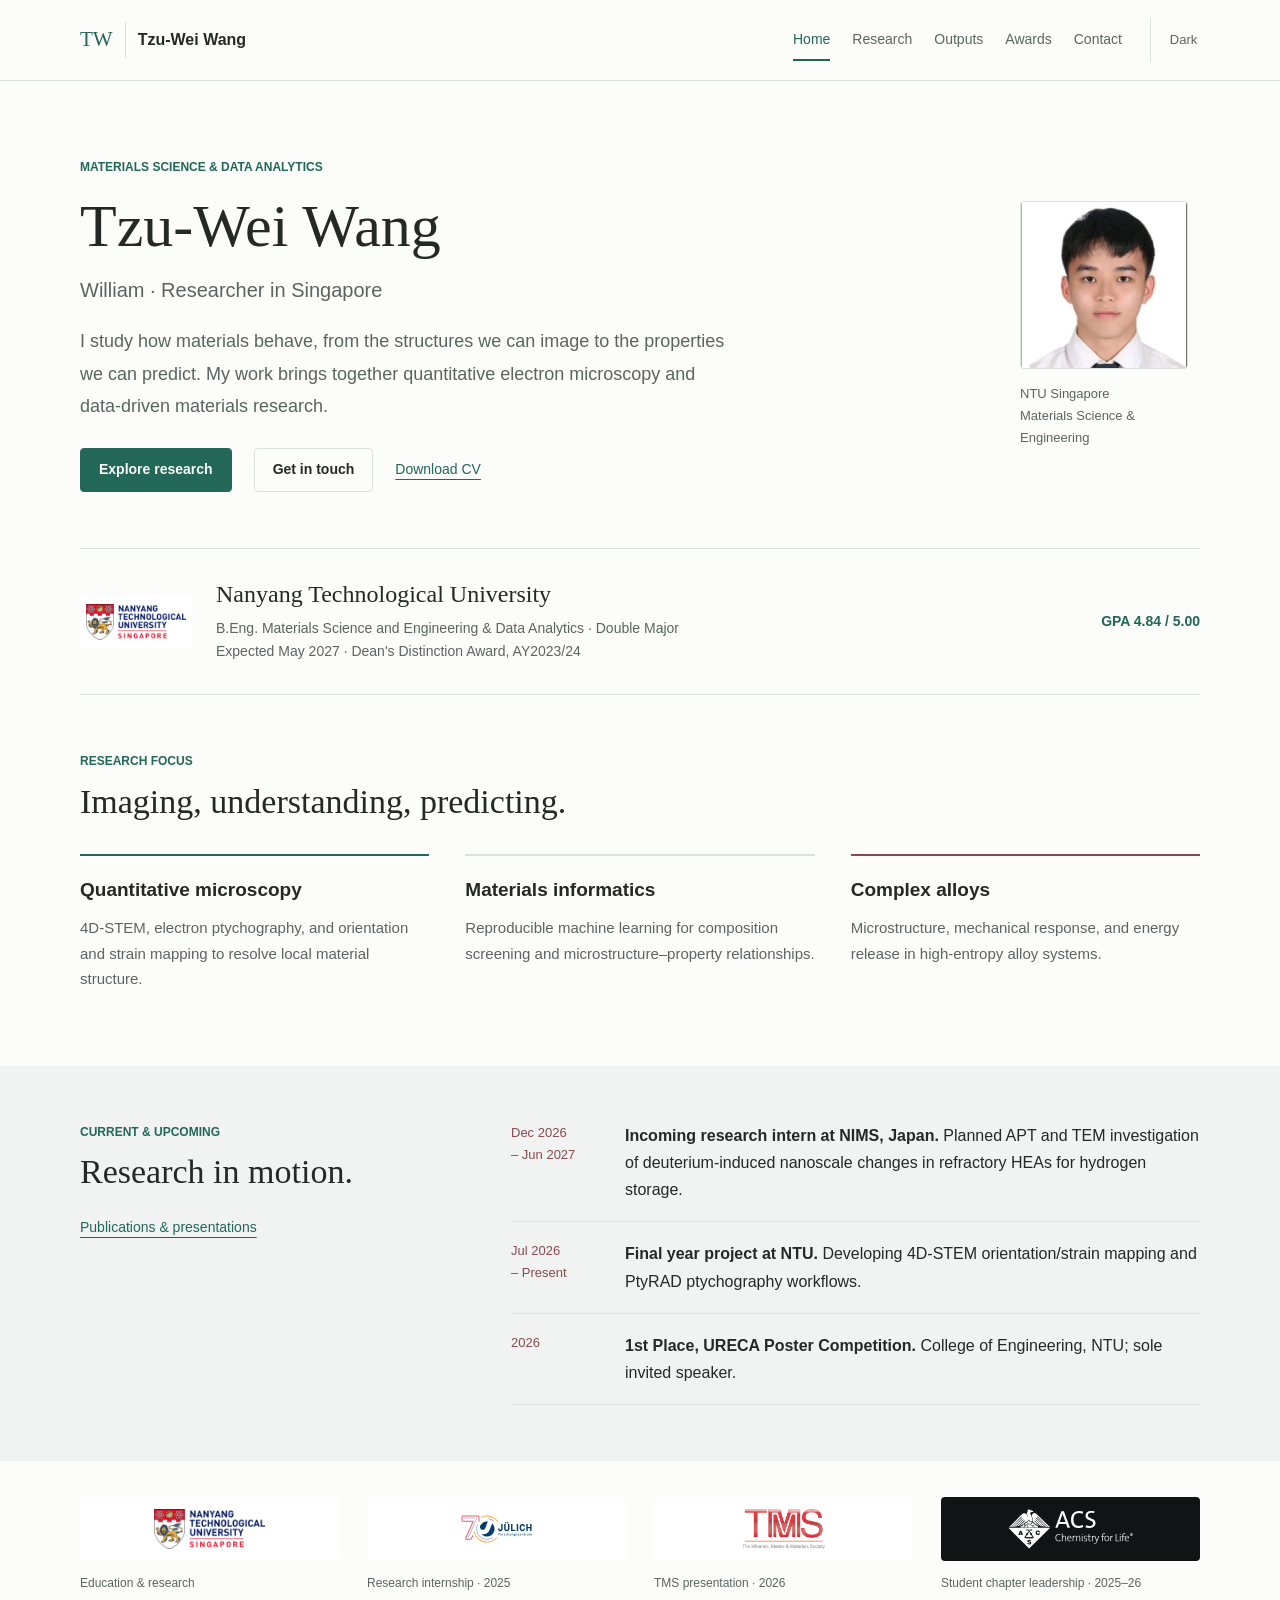
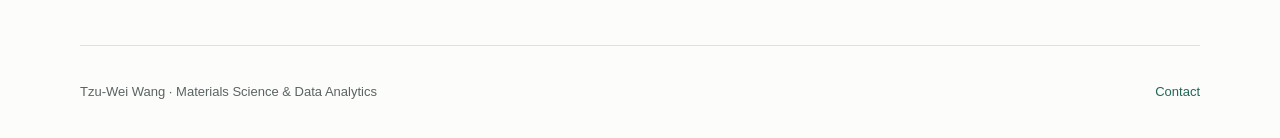
<file: index.html>
<!doctype html>
<html lang="en" data-theme="light">
  <head>
    <meta charset="utf-8">
    <meta name="viewport" content="width=device-width, initial-scale=1">
    <title>Tzu-Wei Wang | Electron Microscopy &amp; Materials Research</title>
    <meta name="description" content="Tzu-Wei Wang (William), NTU Singapore. Quantitative electron microscopy, 4D-STEM, ptychography, and data-driven materials research.">
    <link rel="stylesheet" href="styles.css">
  </head>
  <body>
    <a class="skip-link" href="#main">Skip to main content</a>
    <header class="site-header">
      <nav class="nav-shell" aria-label="Primary navigation">
        <a class="brand" href="index.html"><span class="brand-mark" aria-hidden="true">TW</span><span>Tzu-Wei Wang</span></a>
        <div class="nav-links" aria-label="Portfolio pages">
          <a href="index.html">Home</a><a href="research.html">Research</a><a href="outputs.html">Outputs</a><a href="awards.html">Awards</a><a href="contact.html">Contact</a>
        </div>
        <button class="theme-toggle" type="button" aria-label="Switch to dark theme">Theme</button>
      </nav>
    </header>
    <main id="main">
      <section class="hero profile-intro" aria-labelledby="hero-title">
        <div class="hero-copy">
          <p class="eyebrow">Materials Science &amp; Data Analytics</p>
          <h1 id="hero-title">Tzu-Wei Wang</h1>
          <p class="name-note">William &middot; Researcher in Singapore</p>
          <p class="lede">I study how materials behave, from the structures we can image to the properties we can predict. My work brings together quantitative electron microscopy and data-driven materials research.</p>
          <div class="action-row">
            <a class="button primary" href="research.html">Explore research</a>
            <a class="button secondary" href="contact.html">Get in touch</a>
            <a class="text-link" href="assets/WangTzuWei_CV.pdf" download>Download CV</a>
          </div>
        </div>
        <div class="portrait">
          <img class="profile-image" src="assets/profile-photo.webp" width="400" height="400" alt="Portrait of Tzu-Wei Wang">
          <span class="portrait-caption">NTU Singapore<br>Materials Science &amp; Engineering</span>
        </div>
      </section>

      <section class="section-band" style="padding-top:0;padding-bottom:0" aria-labelledby="education-title">
        <div class="education">
          <img src="assets/logo-ntu.png" width="500" height="168" alt="Nanyang Technological University">
          <div>
            <h2 id="education-title">Nanyang Technological University</h2>
            <p>B.Eng. Materials Science and Engineering &amp; Data Analytics &middot; Double Major</p>
            <p>Expected May 2027 &middot; Dean's Distinction Award, AY2023/24</p>
          </div>
          <p class="education-grade">GPA 4.84 / 5.00</p>
        </div>
      </section>

      <section class="section-band" aria-labelledby="focus-title">
        <div class="section-heading">
          <p class="eyebrow">Research focus</p>
          <h2 id="focus-title">Imaging, understanding, predicting.</h2>
        </div>
        <div class="focus-grid">
          <article><h3>Quantitative microscopy</h3><p>4D-STEM, electron ptychography, and orientation and strain mapping to resolve local material structure.</p></article>
          <article><h3>Materials informatics</h3><p>Reproducible machine learning for composition screening and microstructure&ndash;property relationships.</p></article>
          <article><h3>Complex alloys</h3><p>Microstructure, mechanical response, and energy release in high-entropy alloy systems.</p></article>
        </div>
      </section>

      <section class="section-band muted home-updates" aria-labelledby="current-title">
        <div class="section-heading">
          <p class="eyebrow">Current &amp; upcoming</p>
          <h2 id="current-title">Research in motion.</h2>
          <a class="text-link" href="outputs.html">Publications &amp; presentations</a>
        </div>
        <ol class="news-list">
          <li><time>Dec 2026<br>&ndash; Jun 2027</time><p><strong>Incoming research intern at NIMS, Japan.</strong> Planned APT and TEM investigation of deuterium-induced nanoscale changes in refractory HEAs for hydrogen storage.</p></li>
          <li><time>Jul 2026<br>&ndash; Present</time><p><strong>Final year project at NTU.</strong> Developing 4D-STEM orientation/strain mapping and PtyRAD ptychography workflows.</p></li>
          <li><time>2026</time><p><strong>1st Place, URECA Poster Competition.</strong> College of Engineering, NTU; sole invited speaker.</p></li>
        </ol>
      </section>

      <section class="logo-strip" aria-label="Research institutions and scientific communities">
        <div class="logo-grid">
          <div class="logo-card"><img src="assets/logo-ntu.png" width="500" height="168" alt="NTU Singapore"><span>Education &amp; research</span></div>
          <div class="logo-card"><img src="assets/logo-julich.svg" width="420" height="120" alt="Forschungszentrum Juelich"><span>Research internship &middot; 2025</span></div>
          <div class="logo-card"><img src="assets/logo-tms.png" width="420" height="120" alt="The Minerals, Metals and Materials Society"><span>TMS presentation &middot; 2026</span></div>
          <div class="logo-card brand-dark-logo"><img src="assets/logo-acs.svg" width="420" height="120" alt="American Chemical Society"><span>Student chapter leadership &middot; 2025&ndash;26</span></div>
        </div>
      </section>
    </main>
    <footer class="site-footer"><p>Tzu-Wei Wang &middot; Materials Science &amp; Data Analytics</p><a href="contact.html">Contact</a></footer>
    <script src="script.js"></script>
  </body>
</html>
</file>
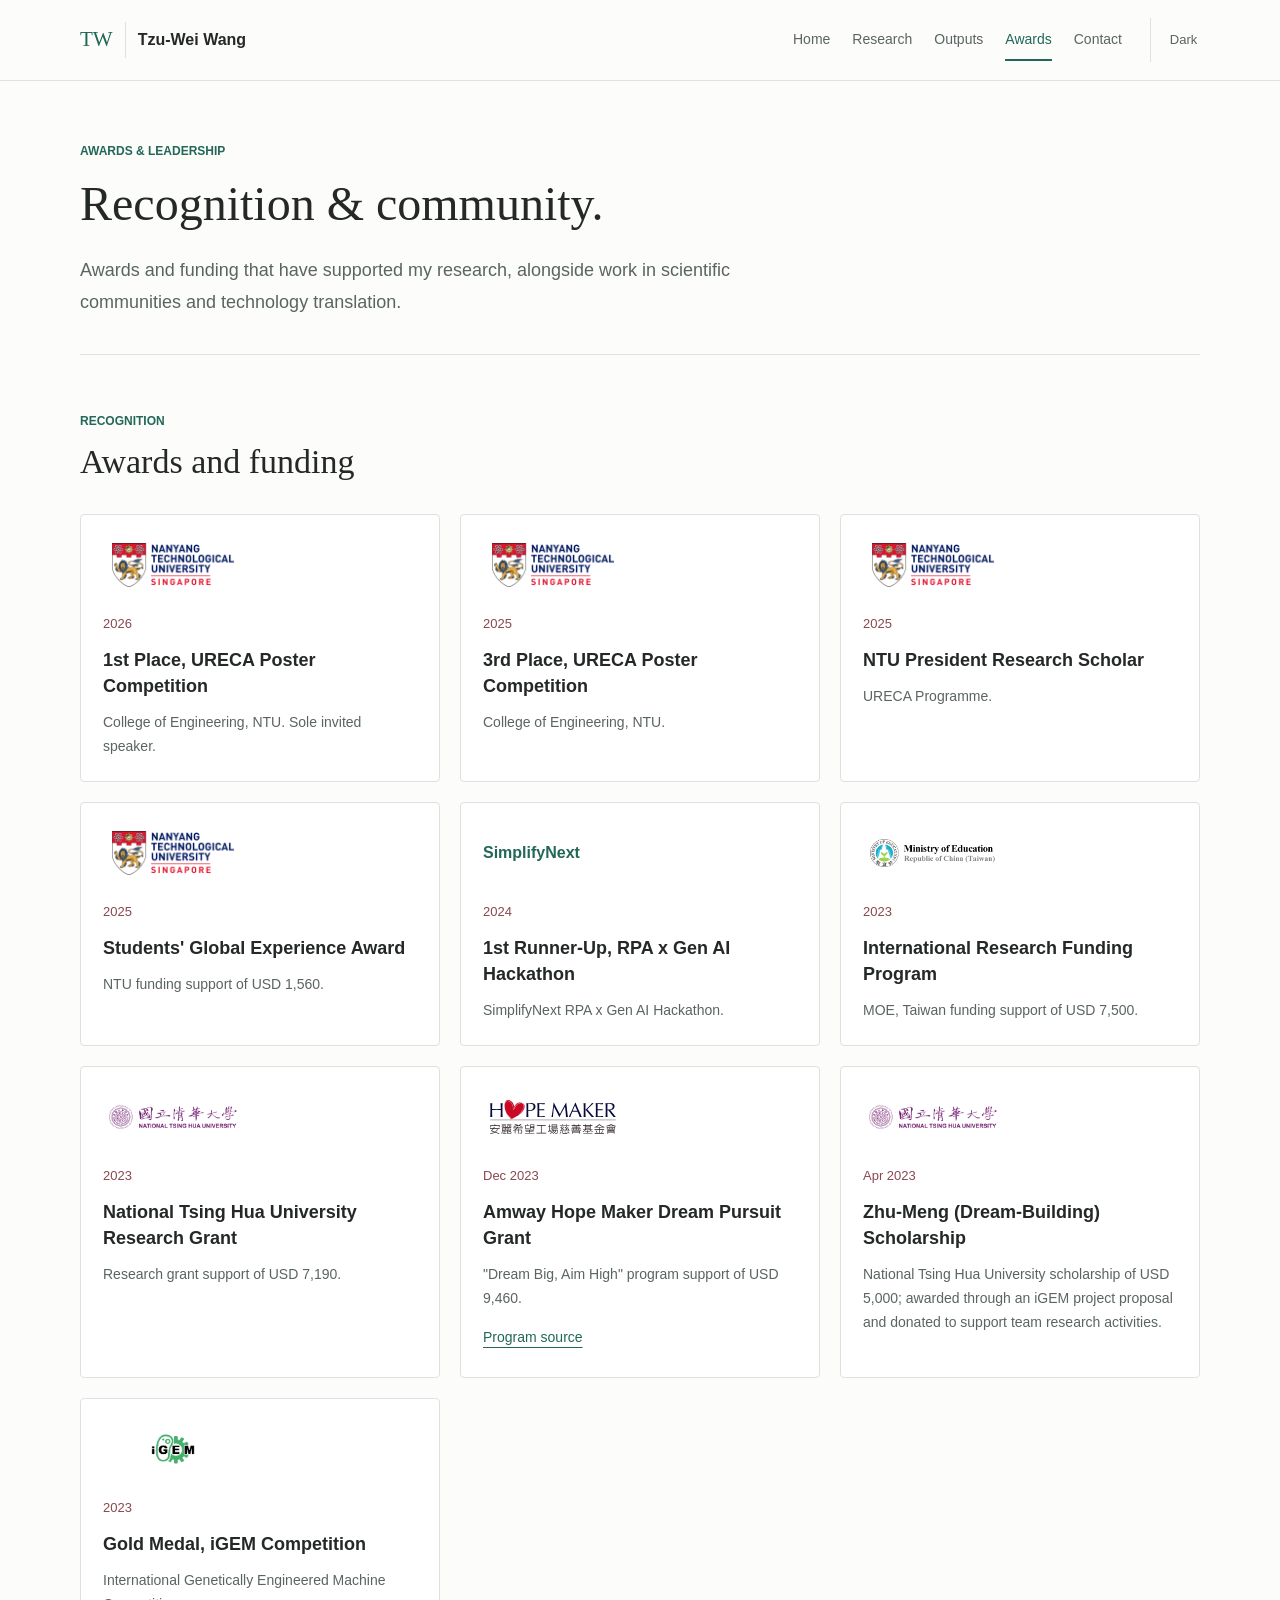
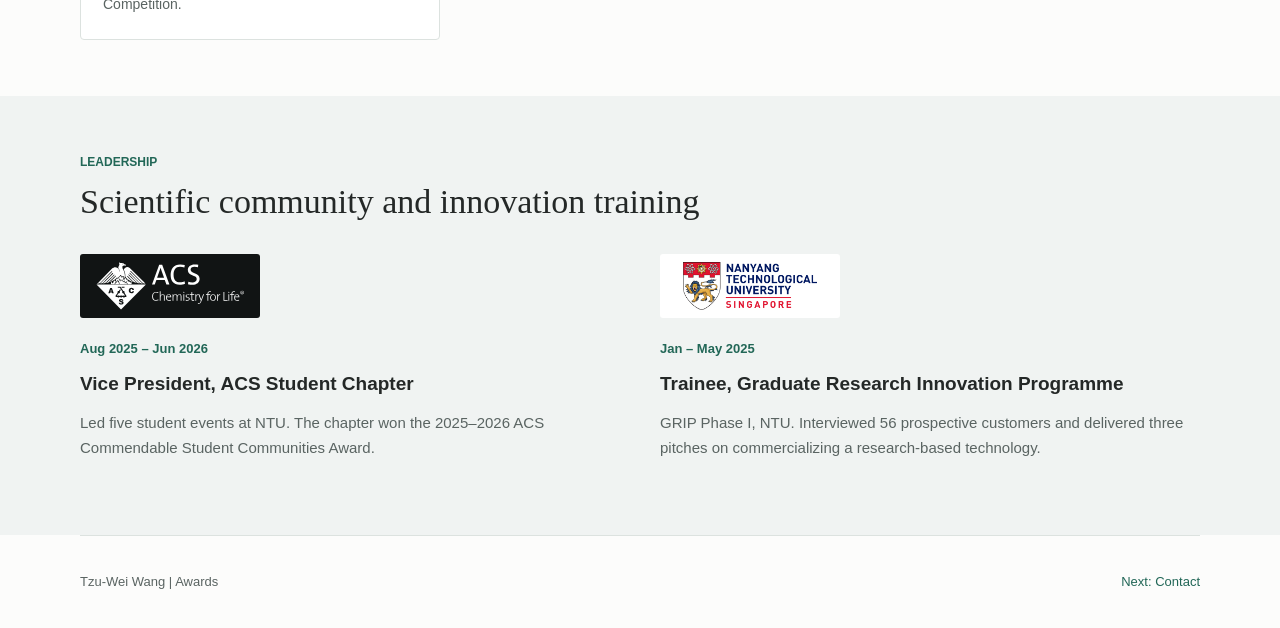
<file: awards.html>
<!doctype html>
<html lang="en" data-theme="light">
  <head>
    <meta charset="utf-8">
    <meta name="viewport" content="width=device-width, initial-scale=1">
    <title>Awards | Tzu-Wei Wang</title>
    <meta name="description" content="Awards, scholarships, funding, and leadership experience of Tzu-Wei Wang.">
    <link rel="stylesheet" href="styles.css">
  </head>
  <body>
    <a class="skip-link" href="#main">Skip to main content</a>
    <header class="site-header">
      <nav class="nav-shell" aria-label="Primary navigation">
        <a class="brand" href="index.html"><span class="brand-mark" aria-hidden="true">TW</span><span>Tzu-Wei Wang</span></a>
        <div class="nav-links" aria-label="Portfolio pages">
          <a href="index.html">Home</a><a href="research.html">Research</a><a href="outputs.html">Outputs</a><a href="awards.html">Awards</a><a href="contact.html">Contact</a>
        </div>
        <button class="theme-toggle" type="button" aria-label="Switch to dark theme">
          Theme
        </button>
      </nav>
    </header>

    <main id="main">
      <section class="page-hero" aria-labelledby="page-title">
        <p class="eyebrow">Awards & Leadership</p>
        <h1 id="page-title">Recognition &amp; community.</h1>
        <p class="lede">Awards and funding that have supported my research, alongside work in scientific communities and technology translation.</p>
      </section>

      <section class="section-band" aria-labelledby="awards-title">
        <div class="section-heading">
          <p class="eyebrow">Recognition</p>
          <h2 id="awards-title">Awards and funding</h2>
        </div>
        <div class="timeline">
          <article><img class="award-logo" src="assets/logo-ntu.png" width="500" height="168" alt="NTU Singapore wordmark"><time>2026</time><h3>1st Place, URECA Poster Competition</h3><p>College of Engineering, NTU. Sole invited speaker.</p></article>
          <article><img class="award-logo" src="assets/logo-ntu.png" width="500" height="168" alt="NTU Singapore wordmark"><time>2025</time><h3>3rd Place, URECA Poster Competition</h3><p>College of Engineering, NTU.</p></article>
          <article><img class="award-logo" src="assets/logo-ntu.png" width="500" height="168" alt="NTU Singapore wordmark"><time>2025</time><h3>NTU President Research Scholar</h3><p>URECA Programme.</p></article>
          <article><img class="award-logo" src="assets/logo-ntu.png" width="500" height="168" alt="NTU Singapore wordmark"><time>2025</time><h3>Students' Global Experience Award</h3><p>NTU funding support of USD 1,560.</p></article>
          <article><div class="institution-label">SimplifyNext</div><time>2024</time><h3>1st Runner-Up, RPA x Gen AI Hackathon</h3><p>SimplifyNext RPA x Gen AI Hackathon.</p></article>
          <article><img class="award-logo" src="assets/logo-moe-taiwan.png" width="460" height="110" alt="Ministry of Education Republic of China Taiwan logo"><time>2023</time><h3>International Research Funding Program</h3><p>MOE, Taiwan funding support of USD 7,500.</p></article>
          <article><img class="award-logo" src="assets/logo-nthu.png" width="400" height="80" alt="National Tsing Hua University logo"><time>2023</time><h3>National Tsing Hua University Research Grant</h3><p>Research grant support of USD 7,190.</p></article>
          <article>
            <img class="award-logo" src="assets/logo-amway-dream.svg" width="215" height="62" alt="Hope Maker Amway Charity Foundation logo">
            <time>Dec 2023</time>
            <h3>Amway Hope Maker Dream Pursuit Grant</h3>
            <p>"Dream Big, Aim High" program support of USD 9,460.</p>
            <a class="source-link" href="https://amway.bhuntr.com/tw/" target="_blank" rel="noreferrer">Program source</a>
          </article>
          <article>
            <img class="award-logo" src="assets/logo-nthu.png" width="400" height="80" alt="National Tsing Hua University logo">
            <time>Apr 2023</time>
            <h3>Zhu-Meng (Dream-Building) Scholarship</h3>
            <p>National Tsing Hua University scholarship of USD 5,000; awarded through an iGEM project proposal and donated to support team research activities.</p>
          </article>
          <article><img class="award-logo square-award-logo" src="assets/logo-igem.png" width="468" height="468" alt="iGEM competition logo"><time>2023</time><h3>Gold Medal, iGEM Competition</h3><p>International Genetically Engineered Machine Competition.</p></article>
        </div>
      </section>

      <section class="section-band muted" aria-labelledby="leadership-title">
        <div class="section-heading">
          <p class="eyebrow">Leadership</p>
          <h2 id="leadership-title">Scientific community and innovation training</h2>
        </div>
        <div class="leadership-grid">
          <article><img class="card-logo brand-dark-logo" src="assets/logo-acs.svg" width="420" height="120" alt="American Chemical Society logo"><span class="role-label">Aug 2025 &ndash; Jun 2026</span><h3>Vice President, ACS Student Chapter</h3><p>Led five student events at NTU. The chapter won the 2025&ndash;2026 ACS Commendable Student Communities Award.</p></article>
          <article><img class="card-logo" src="assets/logo-ntu.png" width="500" height="168" alt="NTU Singapore wordmark"><span class="role-label">Jan &ndash; May 2025</span><h3>Trainee, Graduate Research Innovation Programme</h3><p>GRIP Phase I, NTU. Interviewed 56 prospective customers and delivered three pitches on commercializing a research-based technology.</p></article>
        </div>
      </section>
    </main>

    <footer class="site-footer"><p>Tzu-Wei Wang | Awards</p><a href="contact.html">Next: Contact</a></footer>
    <script src="script.js"></script>
  </body>
</html>
</file>
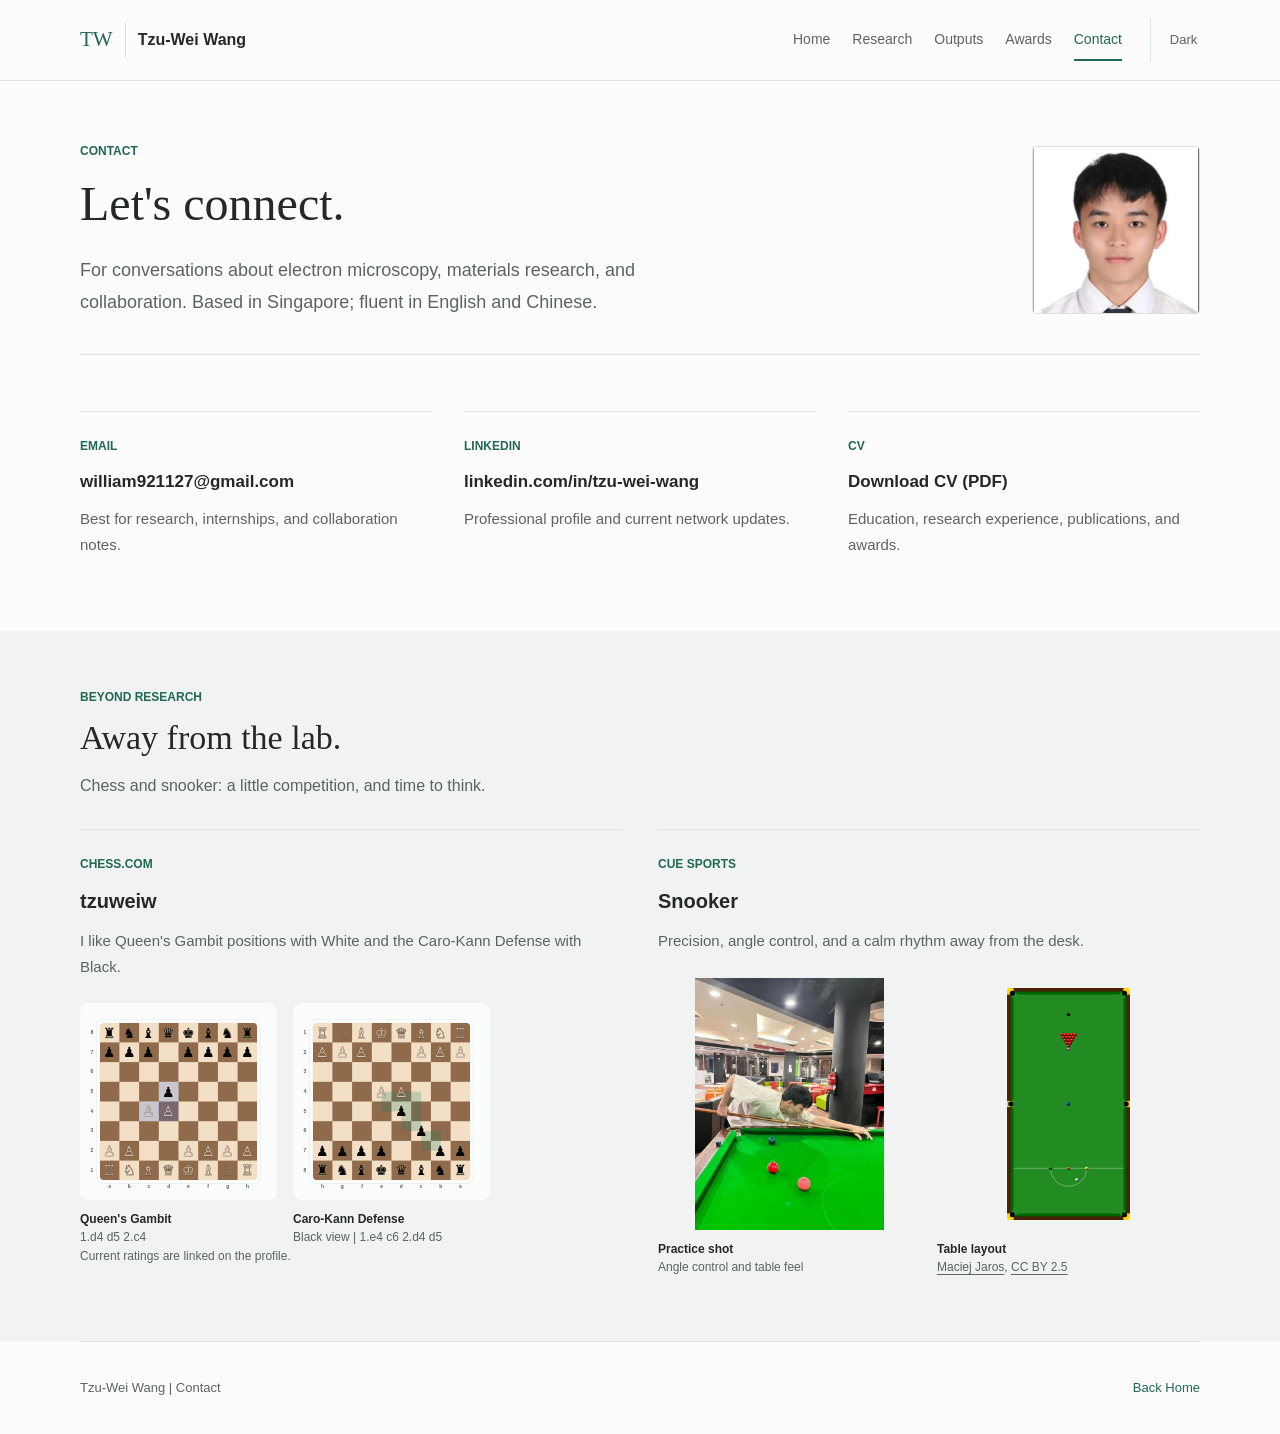
<file: contact.html>
<!doctype html>
<html lang="en" data-theme="light">
  <head>
    <meta charset="utf-8">
    <meta name="viewport" content="width=device-width, initial-scale=1">
    <title>Contact | Tzu-Wei Wang</title>
    <meta name="description" content="Contact Tzu-Wei Wang for research collaborations, internships, and materials-data conversations.">
    <link rel="stylesheet" href="styles.css">
  </head>
  <body>
    <a class="skip-link" href="#main">Skip to main content</a>
    <header class="site-header">
      <nav class="nav-shell" aria-label="Primary navigation">
        <a class="brand" href="index.html"><span class="brand-mark" aria-hidden="true">TW</span><span>Tzu-Wei Wang</span></a>
        <div class="nav-links" aria-label="Portfolio pages">
          <a href="index.html">Home</a><a href="research.html">Research</a><a href="outputs.html">Outputs</a><a href="awards.html">Awards</a><a href="contact.html">Contact</a>
        </div>
        <button class="theme-toggle" type="button" aria-label="Switch to dark theme">
          Theme
        </button>
      </nav>
    </header>

    <main id="main">
      <section class="page-hero contact-hero" aria-labelledby="page-title">
        <div>
          <p class="eyebrow">Contact</p>
          <h1 id="page-title">Let's connect.</h1>
        </div>
        <img class="contact-portrait" src="assets/profile-photo.webp" width="400" height="400" alt="Formal headshot of Tzu-Wei Wang">
        <p class="lede">For conversations about electron microscopy, materials research, and collaboration. Based in Singapore; fluent in English and Chinese.</p>
      </section>

      <section class="section-band" aria-label="Contact options">
        <div class="contact-grid contact-options">
          <a class="contact-card" href="mailto:william921127@gmail.com">
            <span>Email</span>
            <strong>william921127@gmail.com</strong>
            <p>Best for research, internships, and collaboration notes.</p>
          </a>
          <a class="contact-card" href="https://linkedin.com/in/tzu-wei-wang" target="_blank" rel="noreferrer">
            <span>LinkedIn</span>
            <strong>linkedin.com/in/tzu-wei-wang</strong>
            <p>Professional profile and current network updates.</p>
          </a>
          <a class="contact-card" href="assets/WangTzuWei_CV.pdf" download>
            <span>CV</span>
            <strong>Download CV (PDF)</strong>
            <p>Education, research experience, publications, and awards.</p>
          </a>
        </div>
      </section>

      <section class="section-band muted" aria-labelledby="personal-title">
        <div class="section-heading">
          <p class="eyebrow">Beyond Research</p>
          <h2 id="personal-title">Away from the lab.</h2>
          <p>Chess and snooker: a little competition, and time to think.</p>
        </div>
        <div class="contact-grid">
          <a class="contact-card chess-card" href="https://www.chess.com/member/tzuweiw" target="_blank" rel="noreferrer">
            <span>Chess.com</span>
            <strong>tzuweiw</strong>
            <p class="chess-note">I like Queen's Gambit positions with White and the Caro-Kann Defense with Black.</p>
            <div class="opening-visuals" aria-label="Favorite chess opening positions">
              <figure>
                <img src="assets/chess-queens-gambit.svg" width="800" height="800" decoding="async" alt="Queen's Gambit chess position after 1.d4 d5 2.c4">
                <figcaption><b>Queen's Gambit</b><em>1.d4 d5 2.c4</em></figcaption>
              </figure>
              <figure>
                <img src="assets/chess-caro-kann.svg" width="800" height="800" decoding="async" alt="Caro-Kann Defense chess position from Black's perspective after 1.e4 c6 2.d4 d5">
                <figcaption><b>Caro-Kann Defense</b><em>Black view | 1.e4 c6 2.d4 d5</em></figcaption>
              </figure>
            </div>
            <dl class="chess-ratings" data-chess-ratings aria-label="Live Chess.com ratings">
              <div>
                <dt>Rapid</dt>
                <dd data-chess-rating="chess_rapid">...</dd>
              </div>
              <div>
                <dt>Blitz</dt>
                <dd data-chess-rating="chess_blitz">...</dd>
              </div>
              <div>
                <dt>Bullet</dt>
                <dd data-chess-rating="chess_bullet">...</dd>
              </div>
            </dl>
            <p class="chess-status" data-chess-status aria-live="polite">Loading public Chess.com ratings.</p>
          </a>
          <article class="contact-card snooker-card">
            <span>Cue Sports</span>
            <strong>Snooker</strong>
            <p>Precision, angle control, and a calm rhythm away from the desk.</p>
            <div class="snooker-visuals">
              <figure>
                <img class="interest-photo" src="assets/snooker-shot.webp" width="586" height="780" decoding="async" alt="Tzu-Wei Wang lining up a snooker shot">
                <figcaption><b>Practice shot</b><em>Angle control and table feel</em></figcaption>
              </figure>
              <figure>
                <img class="interest-diagram" src="assets/snooker-table-drawing.svg" width="758" height="1440" decoding="async" alt="Top-down snooker table layout diagram">
                <figcaption><b>Table layout</b><em><a href="https://commons.wikimedia.org/wiki/File:Snooker_table_drawing_2.svg" target="_blank" rel="noreferrer">Maciej Jaros</a>, <a href="https://creativecommons.org/licenses/by/2.5/" target="_blank" rel="noreferrer">CC BY 2.5</a></em></figcaption>
              </figure>
            </div>
          </article>
        </div>
      </section>
    </main>

    <footer class="site-footer"><p>Tzu-Wei Wang | Contact</p><a href="index.html">Back Home</a></footer>
    <script src="script.js"></script>
  </body>
</html>
</file>
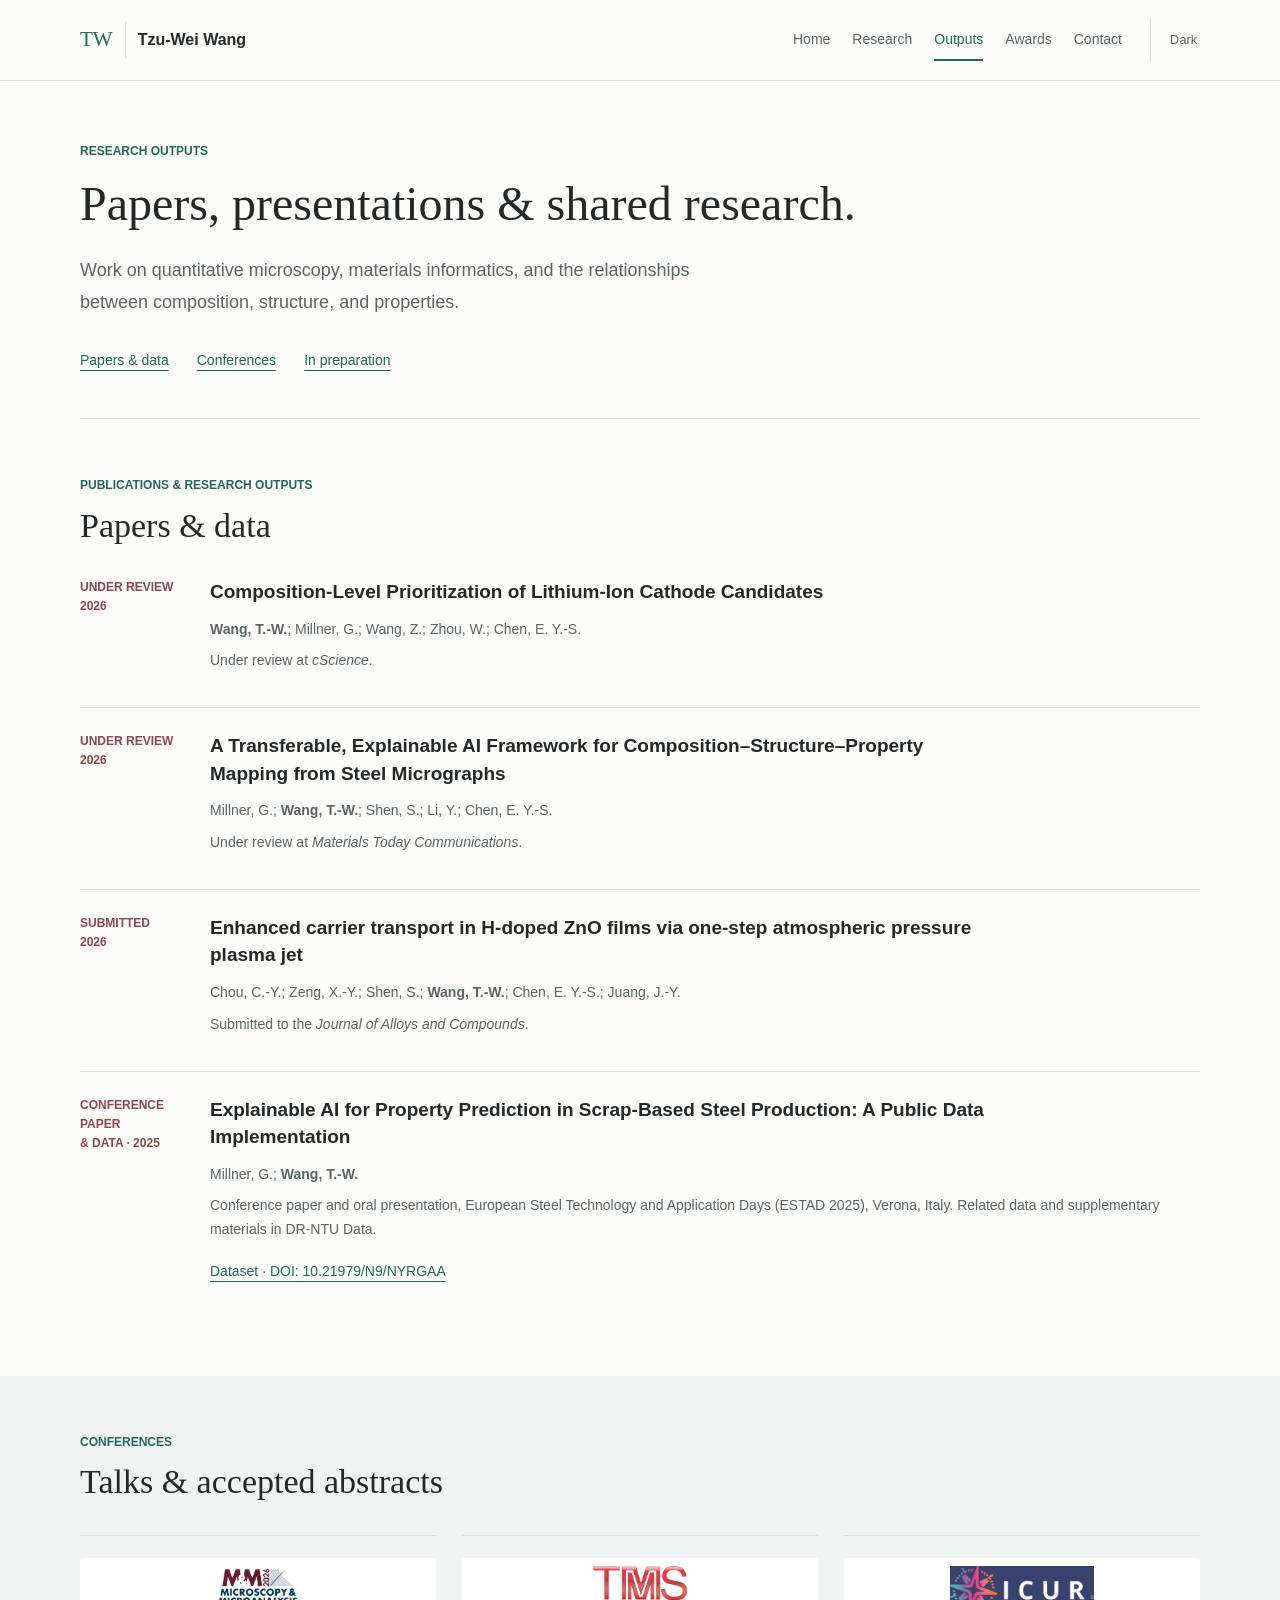
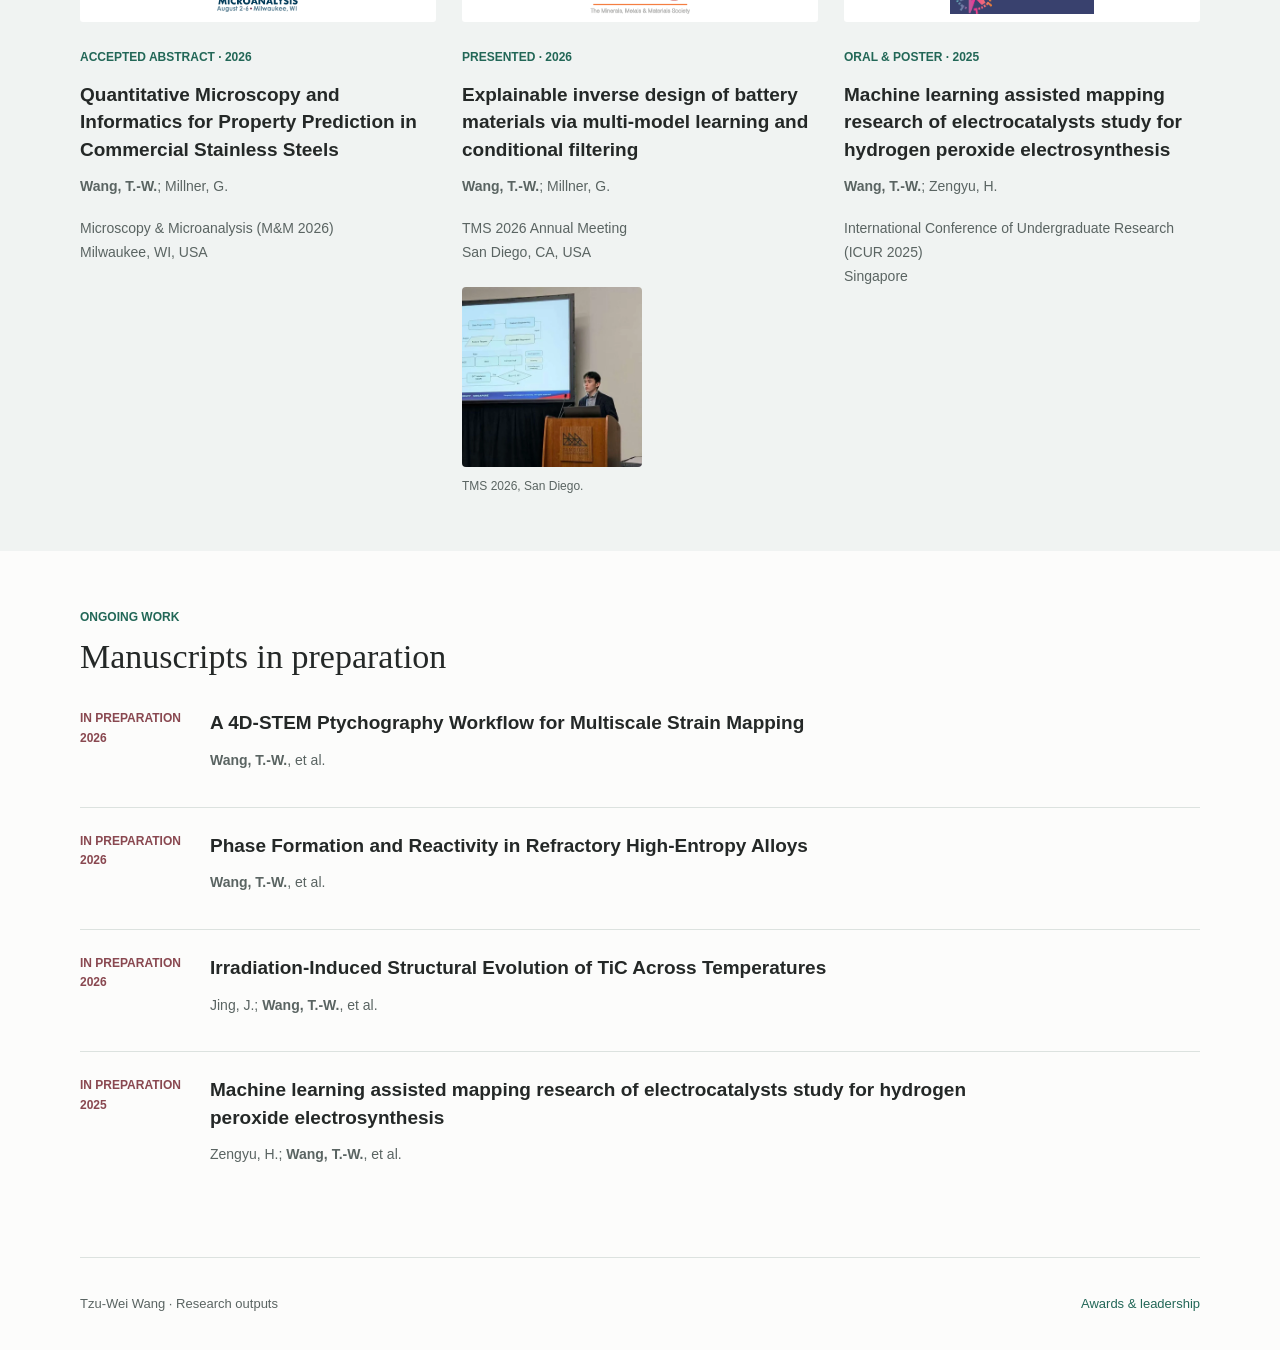
<file: outputs.html>
<!doctype html>
<html lang="en" data-theme="light">
  <head>
    <meta charset="utf-8">
    <meta name="viewport" content="width=device-width, initial-scale=1">
    <title>Outputs | Tzu-Wei Wang</title>
    <meta name="description" content="Publications, research data, conference presentations and manuscripts by Tzu-Wei Wang in electron microscopy and materials informatics.">
    <link rel="stylesheet" href="styles.css">
  </head>
  <body>
    <a class="skip-link" href="#main">Skip to main content</a>
    <header class="site-header">
      <nav class="nav-shell" aria-label="Primary navigation">
        <a class="brand" href="index.html"><span class="brand-mark" aria-hidden="true">TW</span><span>Tzu-Wei Wang</span></a>
        <div class="nav-links" aria-label="Portfolio pages">
          <a href="index.html">Home</a><a href="research.html">Research</a><a href="outputs.html">Outputs</a><a href="awards.html">Awards</a><a href="contact.html">Contact</a>
        </div>
        <button class="theme-toggle" type="button" aria-label="Switch to dark theme">Theme</button>
      </nav>
    </header>
    <main id="main">
      <section class="page-hero" aria-labelledby="page-title">
        <p class="eyebrow">Research outputs</p>
        <h1 id="page-title">Papers, presentations &amp; shared research.</h1>
        <p class="lede">Work on quantitative microscopy, materials informatics, and the relationships between composition, structure, and properties.</p>
        <nav class="page-jumps" aria-label="Output sections"><a href="#publications">Papers &amp; data</a><a href="#conferences">Conferences</a><a href="#preparation">In preparation</a></nav>
      </section>
      <section class="section-band" id="publications" aria-labelledby="publication-title">
        <div class="section-heading"><p class="eyebrow">Publications &amp; research outputs</p><h2 id="publication-title">Papers &amp; data</h2></div>
        <div class="stack-list">
          <article><span class="publication-status">Under review<br>2026</span><h3>Composition-Level Prioritization of Lithium-Ion Cathode Candidates</h3><p><strong>Wang, T.-W.</strong>; Millner, G.; Wang, Z.; Zhou, W.; Chen, E. Y.-S.</p><p>Under review at <i>cScience</i>.</p></article>
          <article><span class="publication-status">Under review<br>2026</span><h3>A Transferable, Explainable AI Framework for Composition&ndash;Structure&ndash;Property Mapping from Steel Micrographs</h3><p>Millner, G.; <strong>Wang, T.-W.</strong>; Shen, S.; Li, Y.; Chen, E. Y.-S.</p><p>Under review at <i>Materials Today Communications</i>.</p></article>
          <article><span class="publication-status">Submitted<br>2026</span><h3>Enhanced carrier transport in H-doped ZnO films via one-step atmospheric pressure plasma jet</h3><p>Chou, C.-Y.; Zeng, X.-Y.; Shen, S.; <strong>Wang, T.-W.</strong>; Chen, E. Y.-S.; Juang, J.-Y.</p><p>Submitted to the <i>Journal of Alloys and Compounds</i>.</p></article>
          <article><span class="publication-status">Conference paper<br>&amp; data &middot; 2025</span><h3>Explainable AI for Property Prediction in Scrap-Based Steel Production: A Public Data Implementation</h3><p>Millner, G.; <strong>Wang, T.-W.</strong></p><p>Conference paper and oral presentation, European Steel Technology and Application Days (ESTAD 2025), Verona, Italy. Related data and supplementary materials in DR-NTU Data.</p><a class="text-link" href="https://doi.org/10.21979/N9/NYRGAA" target="_blank" rel="noreferrer">Dataset &middot; DOI: 10.21979/N9/NYRGAA</a></article>
        </div>
      </section>
      <section class="section-band muted" id="conferences" aria-labelledby="conference-title">
        <div class="section-heading"><p class="eyebrow">Conferences</p><h2 id="conference-title">Talks &amp; accepted abstracts</h2></div>
        <div class="output-grid">
          <article class="output-card">
            <img class="card-logo" src="assets/logo-mm2026.jpg" width="1028" height="568" alt="Microscopy and Microanalysis 2026 conference logo">
            <span>Accepted abstract &middot; 2026</span>
            <h3>Quantitative Microscopy and Informatics for Property Prediction in Commercial Stainless Steels</h3>
            <p><strong>Wang, T.-W.</strong>; Millner, G.</p><p>Microscopy &amp; Microanalysis (M&amp;M 2026)<br>Milwaukee, WI, USA</p>
          </article>
          <article class="output-card">
            <img class="card-logo" src="assets/logo-tms.png" width="420" height="120" alt="The Minerals, Metals and Materials Society">
            <span>Presented &middot; 2026</span>
            <h3>Explainable inverse design of battery materials via multi-model learning and conditional filtering</h3>
            <p><strong>Wang, T.-W.</strong>; Millner, G.</p><p>TMS 2026 Annual Meeting<br>San Diego, CA, USA</p>
            <figure class="proof-thumb"><img src="assets/tms-san-diego.webp" width="800" height="800" loading="lazy" alt="Tzu-Wei Wang presenting at TMS 2026 in San Diego"><figcaption>TMS 2026, San Diego.</figcaption></figure>
          </article>
          <article class="output-card">
            <img class="card-logo" src="assets/logo-icur.png" width="1420" height="473" alt="International Conference of Undergraduate Research">
            <span>Oral &amp; poster &middot; 2025</span>
            <h3>Machine learning assisted mapping research of electrocatalysts study for hydrogen peroxide electrosynthesis</h3>
            <p><strong>Wang, T.-W.</strong>; Zengyu, H.</p><p>International Conference of Undergraduate Research (ICUR 2025)<br>Singapore</p>
          </article>
        </div>
      </section>
      <section class="section-band" id="preparation" aria-labelledby="preparation-title">
        <div class="section-heading"><p class="eyebrow">Ongoing work</p><h2 id="preparation-title">Manuscripts in preparation</h2></div>
        <div class="stack-list">
          <article><span class="publication-status">In preparation<br>2026</span><h3>A 4D-STEM Ptychography Workflow for Multiscale Strain Mapping</h3><p><strong>Wang, T.-W.</strong>, et al.</p></article>
          <article><span class="publication-status">In preparation<br>2026</span><h3>Phase Formation and Reactivity in Refractory High-Entropy Alloys</h3><p><strong>Wang, T.-W.</strong>, et al.</p></article>
          <article><span class="publication-status">In preparation<br>2026</span><h3>Irradiation-Induced Structural Evolution of TiC Across Temperatures</h3><p>Jing, J.; <strong>Wang, T.-W.</strong>, et al.</p></article>
          <article><span class="publication-status">In preparation<br>2025</span><h3>Machine learning assisted mapping research of electrocatalysts study for hydrogen peroxide electrosynthesis</h3><p>Zengyu, H.; <strong>Wang, T.-W.</strong>, et al.</p></article>
        </div>
      </section>
    </main>
    <footer class="site-footer"><p>Tzu-Wei Wang &middot; Research outputs</p><a href="awards.html">Awards &amp; leadership</a></footer>
    <script src="script.js"></script>
  </body>
</html>
</file>
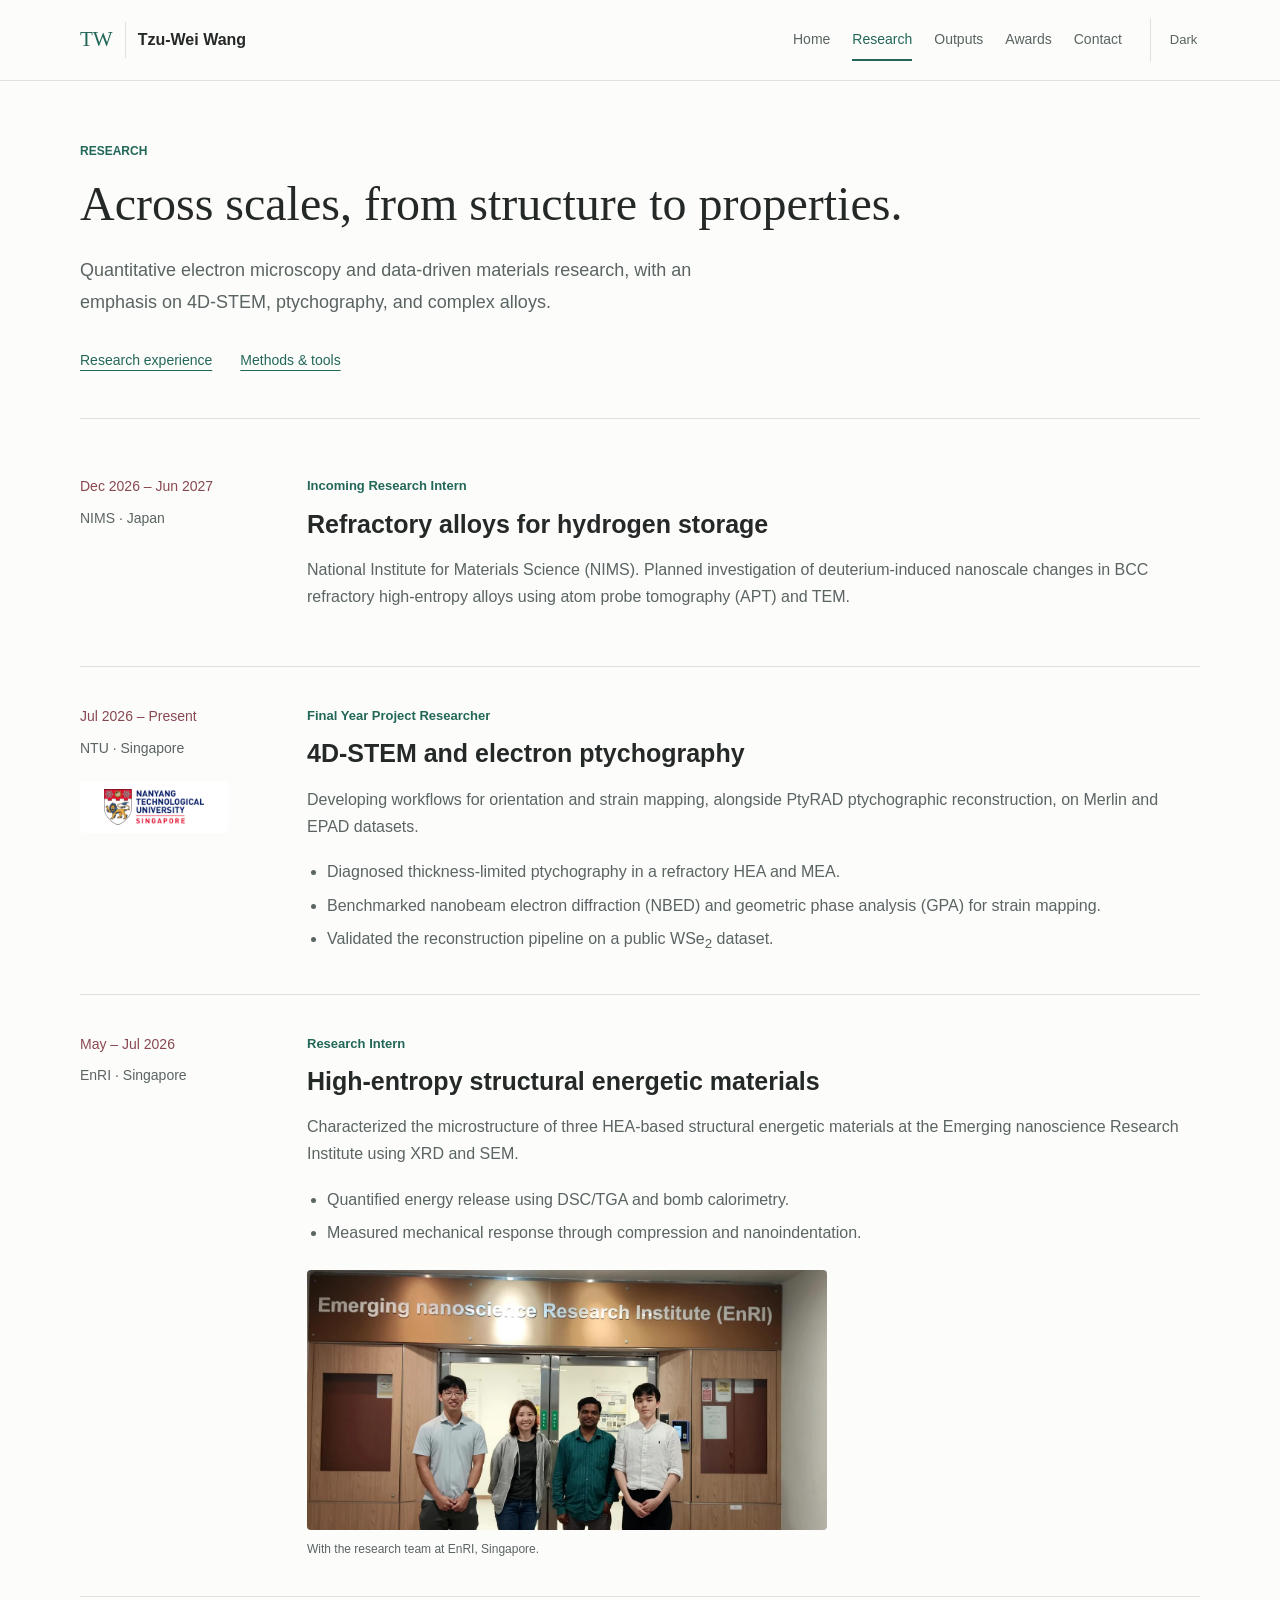
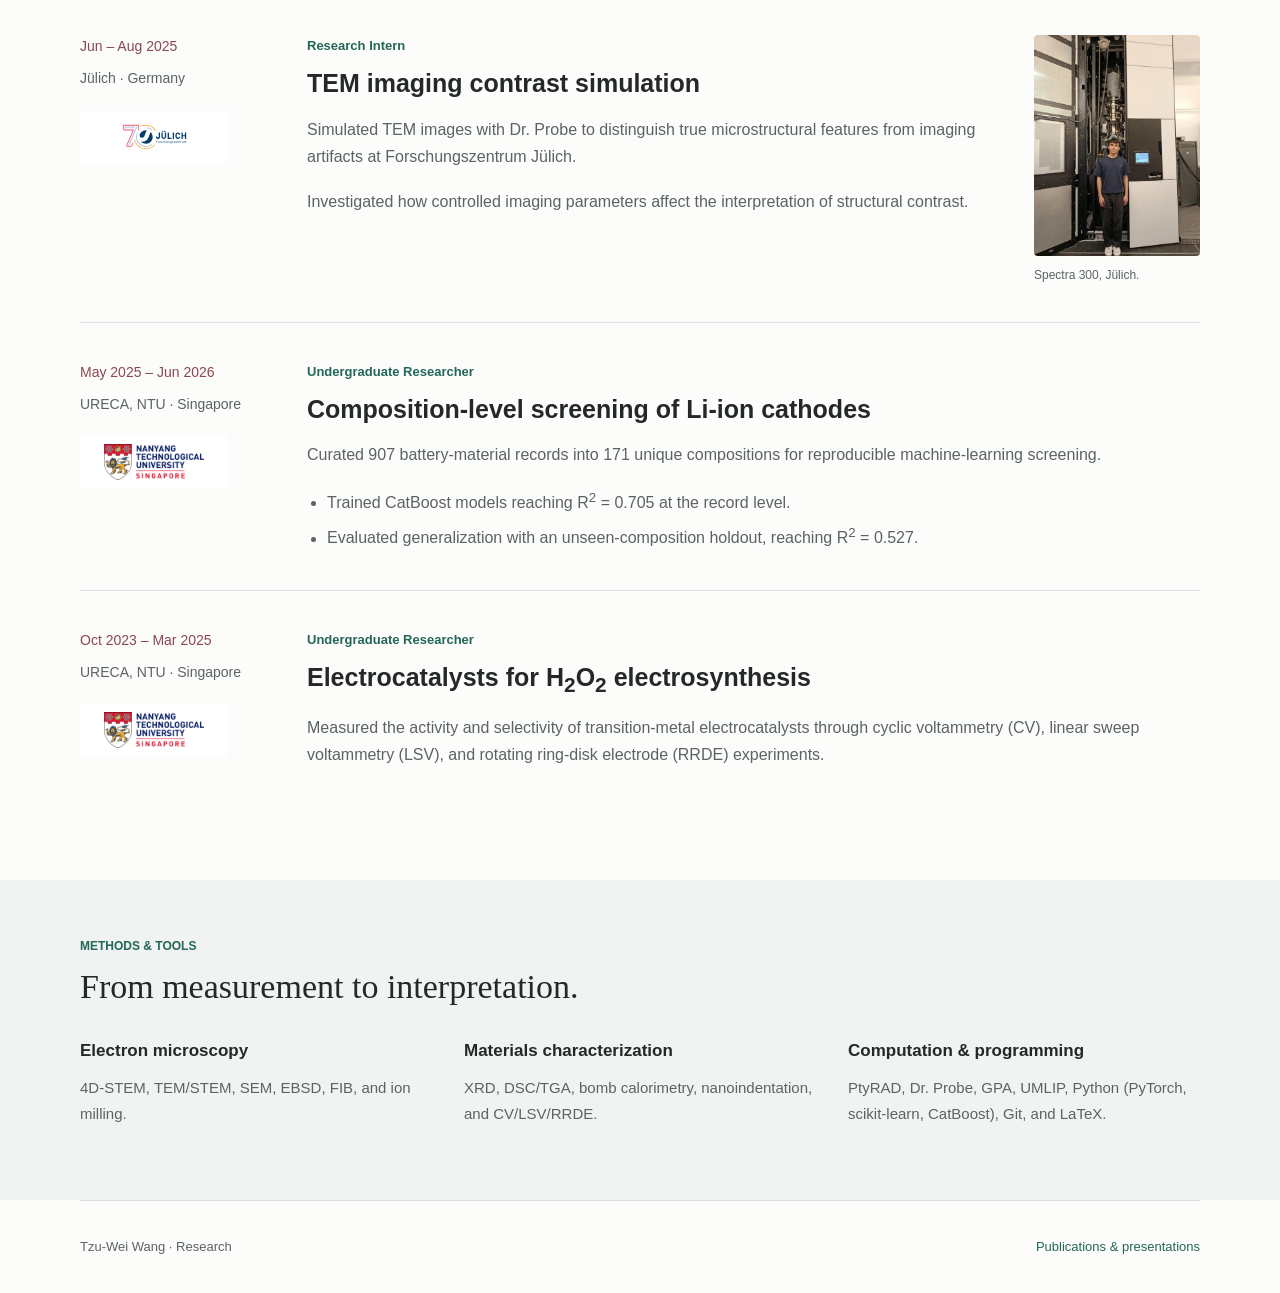
<file: research.html>
<!doctype html>
<html lang="en" data-theme="light">
  <head>
    <meta charset="utf-8">
    <meta name="viewport" content="width=device-width, initial-scale=1">
    <title>Research | Tzu-Wei Wang</title>
    <meta name="description" content="Research in 4D-STEM, electron ptychography, complex alloys, and materials informatics at NTU, EnRI and Juelich, with an incoming NIMS internship.">
    <link rel="stylesheet" href="styles.css">
  </head>
  <body>
    <a class="skip-link" href="#main">Skip to main content</a>
    <header class="site-header">
      <nav class="nav-shell" aria-label="Primary navigation">
        <a class="brand" href="index.html"><span class="brand-mark" aria-hidden="true">TW</span><span>Tzu-Wei Wang</span></a>
        <div class="nav-links" aria-label="Portfolio pages">
          <a href="index.html">Home</a><a href="research.html">Research</a><a href="outputs.html">Outputs</a><a href="awards.html">Awards</a><a href="contact.html">Contact</a>
        </div>
        <button class="theme-toggle" type="button" aria-label="Switch to dark theme">Theme</button>
      </nav>
    </header>
    <main id="main">
      <section class="page-hero" aria-labelledby="page-title">
        <p class="eyebrow">Research</p>
        <h1 id="page-title">Across scales, from structure to properties.</h1>
        <p class="lede">Quantitative electron microscopy and data-driven materials research, with an emphasis on 4D-STEM, ptychography, and complex alloys.</p>
        <nav class="page-jumps" aria-label="Research sections"><a href="#experience">Research experience</a><a href="#methods">Methods &amp; tools</a></nav>
      </section>
      <section class="section-band research-list" id="experience" aria-label="Research experience">
        <article class="research-entry">
          <div class="role-meta"><time>Dec 2026 &ndash; Jun 2027</time><p>NIMS &middot; Japan</p></div>
          <div class="role-body">
            <span class="role-label">Incoming Research Intern</span>
            <h2>Refractory alloys for hydrogen storage</h2>
            <p>National Institute for Materials Science (NIMS). Planned investigation of deuterium-induced nanoscale changes in BCC refractory high-entropy alloys using atom probe tomography (APT) and TEM.</p>
          </div>
        </article>
        <article class="research-entry">
          <div class="role-meta"><time>Jul 2026 &ndash; Present</time><p>NTU &middot; Singapore</p><img class="card-logo" src="assets/logo-ntu.png" width="500" height="168" alt="NTU Singapore"></div>
          <div class="role-body">
            <span class="role-label">Final Year Project Researcher</span>
            <h2>4D-STEM and electron ptychography</h2>
            <p>Developing workflows for orientation and strain mapping, alongside PtyRAD ptychographic reconstruction, on Merlin and EPAD datasets.</p>
            <ul><li>Diagnosed thickness-limited ptychography in a refractory HEA and MEA.</li><li>Benchmarked nanobeam electron diffraction (NBED) and geometric phase analysis (GPA) for strain mapping.</li><li>Validated the reconstruction pipeline on a public WSe<sub>2</sub> dataset.</li></ul>
          </div>
        </article>
        <article class="research-entry">
          <div class="role-meta"><time>May &ndash; Jul 2026</time><p>EnRI &middot; Singapore</p></div>
          <div class="role-body">
            <span class="role-label">Research Intern</span>
            <h2>High-entropy structural energetic materials</h2>
            <p>Characterized the microstructure of three HEA-based structural energetic materials at the Emerging nanoscience Research Institute using XRD and SEM.</p>
            <ul><li>Quantified energy release using DSC/TGA and bomb calorimetry.</li><li>Measured mechanical response through compression and nanoindentation.</li></ul>
            <figure class="role-photo"><img src="assets/enri-research-group.webp" width="1400" height="700" loading="lazy" decoding="async" alt="Research group at the Emerging nanoscience Research Institute in Singapore"><figcaption>With the research team at EnRI, Singapore.</figcaption></figure>
          </div>
        </article>
        <article class="research-entry">
          <div class="role-meta"><time>Jun &ndash; Aug 2025</time><p>J&uuml;lich &middot; Germany</p><img class="card-logo" src="assets/logo-julich.svg" width="420" height="120" alt="Forschungszentrum Juelich"></div>
          <div class="role-body has-photo">
            <div><span class="role-label">Research Intern</span><h2>TEM imaging contrast simulation</h2><p>Simulated TEM images with Dr. Probe to distinguish true microstructural features from imaging artifacts at Forschungszentrum J&uuml;lich.</p><p>Investigated how controlled imaging parameters affect the interpretation of structural contrast.</p></div>
            <figure class="proof-thumb"><img src="assets/julich-microscope.webp" width="480" height="639" loading="lazy" alt="Tzu-Wei Wang beside a Spectra 300 microscope at Forschungszentrum Juelich"><figcaption>Spectra 300, J&uuml;lich.</figcaption></figure>
          </div>
        </article>
        <article class="research-entry">
          <div class="role-meta"><time>May 2025 &ndash; Jun 2026</time><p>URECA, NTU &middot; Singapore</p><img class="card-logo" src="assets/logo-ntu.png" width="500" height="168" alt="NTU Singapore"></div>
          <div class="role-body">
            <span class="role-label">Undergraduate Researcher</span>
            <h2>Composition-level screening of Li-ion cathodes</h2>
            <p>Curated 907 battery-material records into 171 unique compositions for reproducible machine-learning screening.</p>
            <ul><li>Trained CatBoost models reaching R<sup>2</sup> = 0.705 at the record level.</li><li>Evaluated generalization with an unseen-composition holdout, reaching R<sup>2</sup> = 0.527.</li></ul>
          </div>
        </article>
        <article class="research-entry">
          <div class="role-meta"><time>Oct 2023 &ndash; Mar 2025</time><p>URECA, NTU &middot; Singapore</p><img class="card-logo" src="assets/logo-ntu.png" width="500" height="168" alt="NTU Singapore"></div>
          <div class="role-body">
            <span class="role-label">Undergraduate Researcher</span>
            <h2>Electrocatalysts for H<sub>2</sub>O<sub>2</sub> electrosynthesis</h2>
            <p>Measured the activity and selectivity of transition-metal electrocatalysts through cyclic voltammetry (CV), linear sweep voltammetry (LSV), and rotating ring-disk electrode (RRDE) experiments.</p>
          </div>
        </article>
      </section>
      <section class="section-band muted" id="methods" aria-labelledby="methods-title">
        <div class="section-heading"><p class="eyebrow">Methods &amp; tools</p><h2 id="methods-title">From measurement to interpretation.</h2></div>
        <div class="capability-layout">
          <div class="skill-cluster"><h3>Electron microscopy</h3><p>4D-STEM, TEM/STEM, SEM, EBSD, FIB, and ion milling.</p></div>
          <div class="skill-cluster"><h3>Materials characterization</h3><p>XRD, DSC/TGA, bomb calorimetry, nanoindentation, and CV/LSV/RRDE.</p></div>
          <div class="skill-cluster"><h3>Computation &amp; programming</h3><p>PtyRAD, Dr. Probe, GPA, UMLIP, Python (PyTorch, scikit-learn, CatBoost), Git, and LaTeX.</p></div>
        </div>
      </section>
    </main>
    <footer class="site-footer"><p>Tzu-Wei Wang &middot; Research</p><a href="outputs.html">Publications &amp; presentations</a></footer>
    <script src="script.js"></script>
  </body>
</html>
</file>
<file: styles.css>
:root { color-scheme: light; --bg: #fcfcfb; --surface: #fff; --surface-2: #f0f3f2; --ink: #242827; --muted-ink: #5a6462; --line: #dce2df; --primary: #226757; --accent: #894850; --max: 1120px; }
[data-theme="dark"] { color-scheme: dark; --bg: #161a19; --surface: #1c211f; --surface-2: #232b28; --ink: #edf0ee; --muted-ink: #b2beb7; --line: #3a4540; --primary: #91cbb4; --accent: #e1adb0; }
* { box-sizing: border-box; }
html { scroll-behavior: smooth; scroll-padding-top: 120px; }
body { margin: 0; background: var(--bg); color: var(--ink); font-family: "Segoe UI", Arial, sans-serif; font-size: 16px; line-height: 1.7; letter-spacing: 0; }
a { color: inherit; text-decoration: none; }
img, svg { display: block; max-width: 100%; }
button { font: inherit; cursor: pointer; }
[hidden] { display: none !important; }
::selection { background: #cfe7db; color: #15271e; }
:focus-visible { outline: 2px solid var(--primary); outline-offset: 5px; }
.skip-link { position: fixed; top: 8px; left: 8px; z-index: 100; padding: 12px 20px; background: var(--ink); color: var(--bg); transform: translateY(-160%); }
.skip-link:focus { transform: translateY(0); }
.nav-shell, .hero, .page-hero, .section-band, .logo-strip, .site-footer { width: min(var(--max), calc(100% - 80px)); margin-inline: auto; }
.site-header { position: sticky; top: 0; z-index: 20; background: var(--bg); border-bottom: 1px solid var(--line); }
.nav-shell { min-height: 80px; display: flex; align-items: center; gap: 28px; }
.brand { display: inline-flex; align-items: center; gap: 12px; white-space: nowrap; font-weight: 650; }
.brand-mark { font-family: Georgia, serif; font-size: 21px; font-weight: 400; color: var(--primary); border-right: 1px solid var(--line); padding-right: 12px; }
.nav-links { display: flex; gap: 22px; margin-left: auto; }
.nav-links a { display: inline-flex; align-items: center; min-height: 48px; position: relative; color: var(--muted-ink); font-size: 14px; }
.nav-links a:hover, .nav-links a.is-active { color: var(--primary); }
.nav-links a.is-active::after { content: ""; position: absolute; bottom: 3px; left: 0; right: 0; height: 2px; background: var(--primary); }
.theme-toggle { min-height: 44px; min-width: 50px; padding: 4px 0 4px 16px; border: 0; border-left: 1px solid var(--line); background: transparent; color: var(--muted-ink); font-size: 13px; }
.theme-toggle:hover { color: var(--primary); }
h1, h2, h3, p { margin-top: 0; }
h1, .section-heading h2, .education h2 { font-family: Georgia, "Times New Roman", serif; font-weight: 400; }
h1 { font-size: 60px; line-height: 1.13; margin-bottom: 22px; text-wrap: balance; }
h2 { font-size: 26px; line-height: 1.3; font-weight: 600; margin-bottom: 16px; }
h3 { font-size: 19px; line-height: 1.45; font-weight: 600; margin-bottom: 12px; }
p { margin-bottom: 18px; }
.eyebrow, .project-meta, .output-card > span, .publication-status { color: var(--primary); font-size: 12px; font-weight: 650; text-transform: uppercase; }
.eyebrow { margin-bottom: 16px; }
.lede { font-size: 18px; line-height: 1.8; color: var(--muted-ink); max-width: 66ch; }
.hero { padding-block: 76px 56px; }
.profile-intro { display: grid; grid-template-columns: minmax(0, 1fr) 180px; gap: 72px; align-items: center; }
.hero-copy { max-width: 720px; }
.name-note { color: var(--muted-ink); font-size: 20px; margin-top: -10px; }
.profile-image, .contact-portrait { width: 168px; height: auto; aspect-ratio: 1; object-fit: contain; border: 1px solid var(--line); border-radius: 4px; background: #fff; }
.portrait-caption { display: block; margin-top: 14px; font-size: 13px; color: var(--muted-ink); }
.action-row { display: flex; flex-wrap: wrap; align-items: center; gap: 12px 22px; margin-top: 26px; }
.button { display: inline-flex; align-items: center; justify-content: center; min-height: 44px; padding: 9px 18px; font-size: 14px; font-weight: 600; border: 1px solid var(--line); border-radius: 4px; transition: background 160ms ease, color 160ms ease; }
.button.primary { background: var(--primary); color: var(--bg); border-color: var(--primary); }
.button.primary:hover { background: var(--ink); border-color: var(--ink); }
.button.secondary:hover { background: var(--surface-2); }
.text-link, .source-link { display: inline-flex; align-items: center; min-height: 44px; color: var(--primary); text-decoration: underline; text-underline-offset: 5px; font-size: 14px; }
.education { display: grid; grid-template-columns: 112px minmax(0, 1fr) auto; gap: 24px; align-items: center; padding: 30px 0; border-block: 1px solid var(--line); }
.education img { width: 112px; height: 54px; object-fit: contain; background: white; padding: 6px; border-radius: 3px; }
.education h2 { font-size: 24px; margin-bottom: 6px; }
.education p { margin: 0; font-size: 14px; color: var(--muted-ink); }
.education .education-grade { color: var(--primary); font-weight: 600; white-space: nowrap; }
.section-band { padding-block: 56px; }
.section-band.muted { width: 100%; padding-inline: max(40px, calc((100% - var(--max)) / 2)); background: var(--surface-2); }
.section-heading { margin-bottom: 30px; max-width: 720px; }
.section-heading h2 { font-size: 34px; margin-bottom: 12px; }
.section-heading p:not(.eyebrow) { color: var(--muted-ink); }
.section-heading .eyebrow { margin-bottom: 8px; }
.focus-grid { display: grid; grid-template-columns: repeat(3, minmax(0, 1fr)); gap: 36px; }
.focus-grid article { border-top: 2px solid var(--line); padding-top: 20px; }
.focus-grid article:first-child { border-color: var(--primary); }
.focus-grid article:last-child { border-color: var(--accent); }
.focus-grid p { color: var(--muted-ink); font-size: 15px; }
.home-updates { display: grid; grid-template-columns: 0.7fr 1.3fr; gap: 60px; }
.news-list { list-style: none; padding: 0; margin: 0; }
.news-list li { display: grid; grid-template-columns: 90px minmax(0, 1fr); gap: 24px; padding-block: 18px; border-bottom: 1px solid var(--line); }
.news-list li:first-child { padding-top: 0; }
.news-list time { font-size: 13px; color: var(--accent); }
.news-list p { margin: 0; }
.news-list strong { font-weight: 600; }
.logo-strip { padding-block: 36px 52px; }
.logo-grid { display: grid; grid-template-columns: repeat(4, minmax(0, 1fr)); gap: 28px; }
.logo-card img { width: 100%; height: 64px; padding: 12px; object-fit: contain; background: white; border-radius: 4px; }
.logo-card span { display: block; margin-top: 12px; font-size: 12px; color: var(--muted-ink); }
.brand-dark-logo img, img.brand-dark-logo { background: #111414; }
.page-hero { padding-block: 60px 36px; border-bottom: 1px solid var(--line); }
.page-hero h1 { max-width: 850px; font-size: 48px; }
.page-hero .lede { margin-bottom: 0; }
.page-jumps { display: flex; flex-wrap: wrap; gap: 12px 28px; margin-top: 20px; }
.page-jumps a { color: var(--primary); font-size: 14px; min-height: 44px; display: inline-flex; align-items: center; text-decoration: underline; text-underline-offset: 5px; }
.research-list { display: grid; }
.research-entry { display: grid; grid-template-columns: 185px minmax(0, 1fr); gap: 42px; padding-block: 38px; border-top: 1px solid var(--line); }
.research-entry:first-child { padding-top: 0; border-top: 0; }
.role-meta time { display: block; font-size: 14px; color: var(--accent); margin-bottom: 8px; }
.role-meta p { font-size: 14px; color: var(--muted-ink); margin: 8px 0 0; }
.role-meta .card-logo { width: 148px; height: 52px; margin: 20px 0 0; }
.role-label { display: block; font-size: 13px; font-weight: 600; color: var(--primary); margin-bottom: 10px; }
.research-entry h2 { font-size: 25px; }
.research-entry p, .research-entry li { color: var(--muted-ink); }
.research-entry ul { padding-left: 20px; margin: 14px 0 0; }
.research-entry li + li { margin-top: 6px; }
.role-body { min-width: 0; }
.role-body.has-photo { display: grid; grid-template-columns: minmax(0, 1fr) 166px; gap: 28px; align-items: start; }
.role-photo { margin: 24px 0 0; max-width: 520px; }
.role-photo img { width: 100%; height: auto; border-radius: 4px; }
.proof-thumb { margin: 0; max-width: 190px; }
.proof-thumb img { width: 100%; height: auto; border-radius: 4px; }
figcaption { font-size: 12px; line-height: 1.5; color: var(--muted-ink); margin-top: 10px; }
.capability-layout { display: grid; grid-template-columns: repeat(3, minmax(0, 1fr)); gap: 32px; }
.skill-cluster h3 { font-size: 17px; }
.skill-cluster p { color: var(--muted-ink); font-size: 15px; }
.output-grid { display: grid; grid-template-columns: repeat(3, minmax(0, 1fr)); gap: 26px; align-items: start; }
.output-card { border-top: 1px solid var(--line); padding-top: 22px; min-width: 0; }
.card-logo { height: 64px; width: 100%; object-fit: contain; padding: 8px; background: white; border-radius: 3px; margin-bottom: 20px; }
.output-card h3 { margin-top: 12px; font-size: 19px; }
.output-card p { font-size: 14px; color: var(--muted-ink); }
.output-card .proof-thumb { max-width: 180px; margin-top: 22px; }
.stack-list { display: grid; }
.stack-list article { position: relative; padding: 24px 0 26px 130px; border-top: 1px solid var(--line); }
.stack-list article:first-child { border-top: 0; padding-top: 0; }
.stack-list .publication-status { position: absolute; left: 0; width: 110px; line-height: 1.6; color: var(--accent); }
.stack-list p { font-size: 14px; margin-bottom: 8px; color: var(--muted-ink); }
.stack-list h3 { max-width: 74ch; }
.timeline { display: grid; grid-template-columns: repeat(3, minmax(0, 1fr)); gap: 20px; }
.timeline article { display: flex; flex-direction: column; min-width: 0; padding: 22px; border: 1px solid var(--line); background: var(--surface); border-radius: 4px; }
.timeline time { font-size: 13px; color: var(--accent); margin-bottom: 12px; }
.timeline h3 { font-size: 18px; }
.timeline p { font-size: 14px; color: var(--muted-ink); margin-bottom: 0; }
.timeline .source-link { margin-top: auto; padding-top: 10px; }
.award-logo { width: 140px; height: 56px; padding: 6px; object-fit: contain; background: white; border-radius: 3px; margin-bottom: 20px; }
.institution-label { min-height: 56px; display: flex; align-items: center; font-size: 16px; color: var(--primary); font-weight: 600; margin-bottom: 20px; }
.leadership-grid { display: grid; grid-template-columns: repeat(2, minmax(0, 1fr)); gap: 40px; }
.leadership-grid .card-logo { width: 180px; }
.leadership-grid p { font-size: 15px; color: var(--muted-ink); }
.contact-hero { display: grid; grid-template-columns: minmax(0, 1fr) 168px; align-items: center; gap: 0 70px; }
.contact-hero > .lede { grid-column: 1; }
.contact-portrait { grid-column: 2; grid-row: 1 / 3; }
.contact-grid { display: grid; grid-template-columns: repeat(2, minmax(0, 1fr)); gap: 36px; }
.contact-options { grid-template-columns: repeat(3, minmax(0, 1fr)); gap: 32px; }
.contact-card { min-width: 0; border-top: 1px solid var(--line); padding-top: 24px; }
.contact-card > span { color: var(--primary); text-transform: uppercase; font-size: 12px; font-weight: 600; display: block; margin-bottom: 12px; }
.contact-card > strong { display: block; font-size: 20px; line-height: 1.5; margin-bottom: 12px; font-weight: 600; overflow-wrap: anywhere; }
.contact-options .contact-card > strong { font-size: 17px; }
.contact-card p { font-size: 15px; color: var(--muted-ink); }
a.contact-card:hover > strong { color: var(--primary); text-decoration: underline; text-underline-offset: 5px; }
.opening-visuals, .snooker-visuals { display: grid; grid-template-columns: repeat(2, minmax(0, 1fr)); gap: 16px; margin: 24px 0 0; }
.opening-visuals { max-width: 410px; }
.opening-visuals figure, .snooker-visuals figure { min-width: 0; margin: 0; }
.opening-visuals img { width: 100%; height: auto; aspect-ratio: 1; }
.opening-visuals b, .opening-visuals em, .snooker-visuals b, .snooker-visuals em { display: block; font-style: normal; }
.opening-visuals b, .snooker-visuals b { color: var(--ink); font-weight: 600; }
.snooker-visuals img { width: 100%; height: 252px; border-radius: 3px; }
.interest-photo { object-fit: contain; background: var(--surface-2); }
.interest-diagram { object-fit: contain; padding: 10px; background: var(--surface-2); }
.snooker-visuals a { text-decoration: underline; text-underline-offset: 3px; }
.chess-ratings { display: grid; grid-template-columns: repeat(3, minmax(0, 1fr)); gap: 16px; margin: 24px 0 10px; border-block: 1px solid var(--line); padding-block: 12px; }
.chess-ratings dt { font-size: 12px; color: var(--muted-ink); }
.chess-ratings dd { font-size: 20px; font-weight: 600; margin: 0; font-variant-numeric: tabular-nums; }
.contact-card .chess-status { font-size: 12px; }
.site-footer { display: flex; align-items: center; justify-content: space-between; gap: 24px; padding-block: 24px; border-top: 1px solid var(--line); font-size: 13px; color: var(--muted-ink); }
.site-footer p { margin: 0; }
.site-footer a { color: var(--primary); min-height: 44px; display: inline-flex; align-items: center; }

@media (max-width: 1000px) {
  .nav-shell { gap: 16px; }
  .nav-links { gap: 16px; }
  .brand-mark { display: none; }
  .profile-intro { gap: 36px; }
  .timeline { grid-template-columns: repeat(2, minmax(0, 1fr)); }
  .research-entry { grid-template-columns: 150px minmax(0, 1fr); gap: 28px; }
  .role-body.has-photo { grid-template-columns: minmax(0, 1fr) 140px; gap: 20px; }
  .education { grid-template-columns: 100px minmax(0, 1fr); }
  .education-grade { grid-column: 2; }
  .output-grid { gap: 20px; }
  .contact-options { grid-template-columns: 1fr; gap: 20px; }
}
@media (max-width: 760px) {
  .nav-shell, .hero, .page-hero, .section-band, .logo-strip, .site-footer { width: calc(100% - 40px); }
  .nav-shell { display: grid; grid-template-columns: minmax(0, 1fr) auto; gap: 0 16px; padding-top: 10px; }
  .brand { min-height: 40px; font-size: 15px; }
  .brand-mark { display: inline; font-size: 18px; }
  .theme-toggle { grid-column: 2; grid-row: 1; }
  .nav-links { grid-column: 1 / -1; grid-row: 2; justify-content: space-between; gap: 10px; width: 100%; }
  .nav-links a { font-size: 13px; min-height: 48px; }
  .hero { padding-block: 40px; }
  h1 { font-size: 42px; }
  .page-hero h1 { font-size: 38px; }
  .page-hero { padding-block: 38px 28px; }
  .profile-intro { grid-template-columns: minmax(0, 1fr) 100px; gap: 20px; align-items: start; }
  .profile-intro .hero-copy { grid-column: 1 / -1; grid-row: 1; }
  .profile-intro .portrait { grid-column: 2; grid-row: 1; margin-top: 4px; }
  .hero-copy .eyebrow { max-width: calc(100% - 120px); font-size: 11px; min-height: 38px; }
  .hero-copy h1 { max-width: calc(100% - 100px); font-size: 36px; }
  .hero-copy .name-note { font-size: 16px; margin-bottom: 30px; }
  .profile-image { width: 100px; }
  .portrait-caption { display: none; }
  .lede { font-size: 16px; }
  .action-row { gap: 12px; }
  .text-link { margin-left: 4px; }
  .education { grid-template-columns: 1fr; gap: 12px; padding-block: 24px; }
  .education img { width: 112px; }
  .education-grade { grid-column: auto; }
  .education h2 { font-size: 23px; }
  .section-band { padding-block: 40px; }
  .section-band.muted { width: 100%; padding-inline: 20px; }
  .section-heading h2 { font-size: 29px; }
  .focus-grid, .home-updates, .capability-layout, .output-grid, .leadership-grid, .contact-grid { grid-template-columns: 1fr; gap: 28px; }
  .home-updates .section-heading { margin-bottom: 0; }
  .logo-grid { grid-template-columns: repeat(2, minmax(0, 1fr)); gap: 24px; }
  .research-entry { grid-template-columns: 1fr; gap: 20px; padding-block: 30px; }
  .role-meta { display: flex; flex-wrap: wrap; align-items: center; gap: 6px 16px; }
  .role-meta time, .role-meta p { margin: 0; }
  .role-meta .card-logo { width: 120px; height: 44px; margin: 0 0 0 auto; }
  .research-entry h2 { font-size: 23px; }
  .role-body.has-photo { grid-template-columns: 1fr; }
  .role-body .proof-thumb { max-width: 160px; }
  .stack-list article { padding: 24px 0; }
  .stack-list .publication-status { position: static; width: auto; display: block; margin-bottom: 12px; }
  .timeline { grid-template-columns: 1fr; gap: 16px; }
  .timeline article { padding: 22px; }
  .contact-hero { grid-template-columns: minmax(0, 1fr) 88px; gap: 0 24px; }
  .contact-hero > .lede { grid-column: 1 / -1; }
  .contact-portrait { width: 88px; grid-row: 1; align-self: start; margin-top: 44px; }
  .opening-visuals, .snooker-visuals { gap: 12px; }
  .snooker-visuals img { height: 210px; }
  .site-footer { align-items: flex-start; flex-wrap: wrap; gap: 8px; }
}
@media (max-width: 360px) {
  .nav-shell, .hero, .page-hero, .section-band, .logo-strip, .site-footer { width: calc(100% - 32px); }
  .section-band.muted { width: 100%; padding-inline: 16px; }
  .nav-links { gap: 8px; }
  .nav-links a { font-size: 12px; }
  .hero-copy h1 { font-size: 32px; }
  .hero-copy .eyebrow { max-width: calc(100% - 100px); }
}
@media (prefers-reduced-motion: reduce) {
  html { scroll-behavior: auto; }
  *, *::before, *::after { transition: none !important; animation: none !important; }
}
</file>
